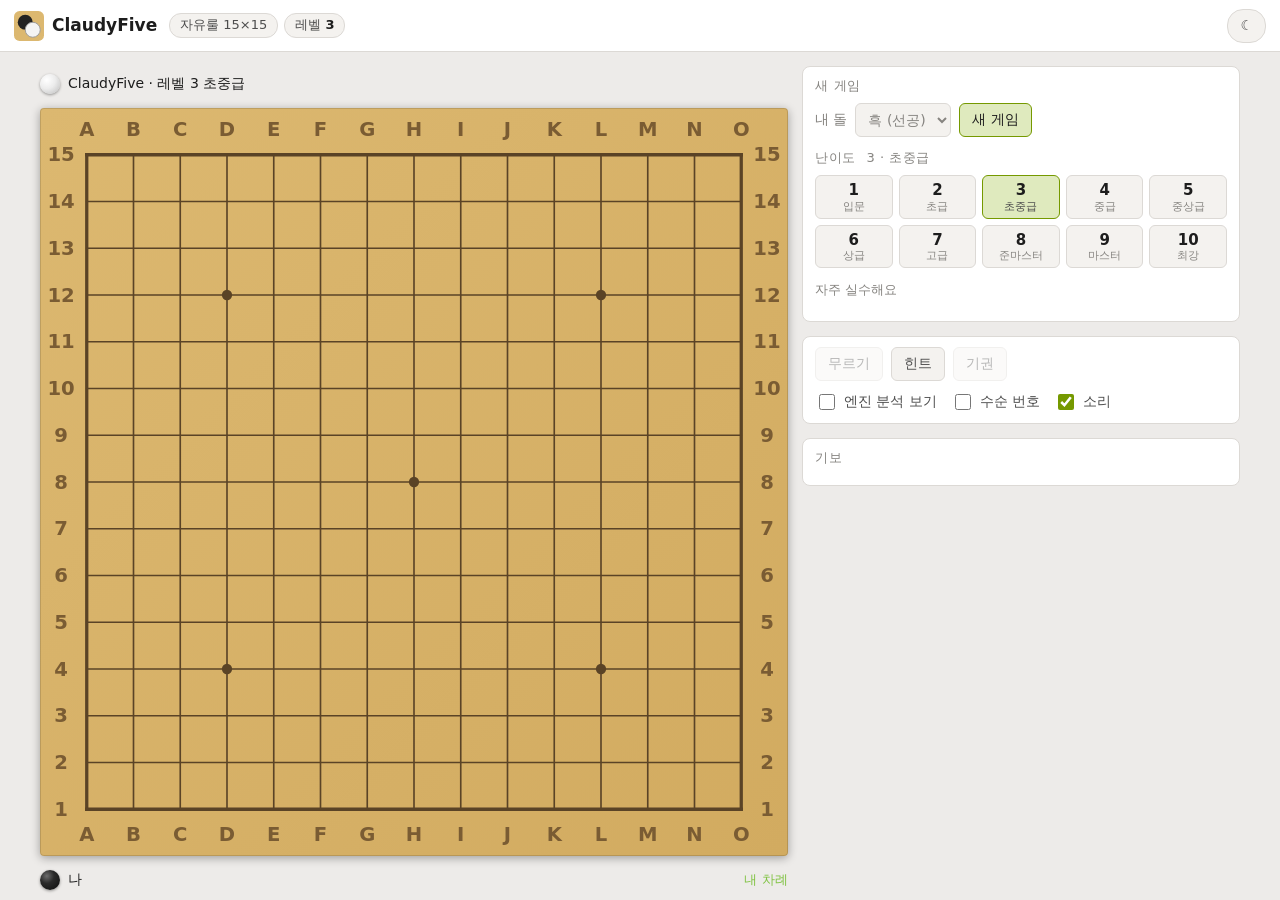
<file: claudy-hub/apps/five/index.html>
<!doctype html>
<html lang="ko">
<head>
<meta charset="utf-8">
<meta name="viewport" content="width=device-width, initial-scale=1, viewport-fit=cover">
<meta name="theme-color" content="#161512">
<title>ClaudyFive · 오목</title>
<link rel="icon" href="data:image/svg+xml,%3Csvg xmlns='http://www.w3.org/2000/svg' viewBox='0 0 32 32'%3E%3Crect width='32' height='32' rx='6' fill='%23dcb870'/%3E%3Ccircle cx='12' cy='12' r='8' fill='%23222'/%3E%3Ccircle cx='20' cy='20' r='8' fill='%23f4f4f4' stroke='%23999'/%3E%3C/svg%3E">
<link rel="stylesheet" href="style.css">
</head>
<body>
<header id="top">
  <div class="brand">
    <svg viewBox="0 0 32 32" width="30" height="30" aria-hidden="true"><rect width="32" height="32" rx="6" fill="#dcb870"/><circle cx="12" cy="12" r="8" fill="#222"/><circle cx="20" cy="20" r="8" fill="#f4f4f4" stroke="#999"/></svg>
    <span>ClaudyFive</span>
  </div>
  <div id="chips">
    <span class="chip">자유룰 15×15</span>
    <span class="chip opt">레벨 <b id="chip-level">5</b></span>
  </div>
  <div class="spacer"></div>
  <button id="btn-theme" class="pill" title="밝은/어두운 테마">☀︎</button>
</header>

<main id="main">
  <div id="game">
    <div id="left">
      <div class="player" id="pl-top">
        <span class="stone-ico" id="top-ico"></span>
        <span class="name" id="top-name">ClaudyFive</span>
        <span class="status" id="top-status"></span>
      </div>
      <div class="board-row">
        <div class="evalbar" id="evalbar" hidden><div class="fill" id="evalfill"></div><span class="txt" id="evaltxt"></span></div>
        <div class="board" id="board">
          <svg id="grid" viewBox="0 0 16 16" preserveAspectRatio="none" aria-hidden="true"></svg>
          <div id="stones"></div>
          <div class="ghost" id="ghost" hidden></div>
          <div class="hintmark" id="hintmark" hidden></div>
          <div class="banner" id="banner" hidden><div id="banner-text"></div><button id="banner-new" class="primary">새 게임</button></div>
        </div>
      </div>
      <div class="player" id="pl-bot">
        <span class="stone-ico" id="bot-ico"></span>
        <span class="name" id="bot-name">나</span>
        <span class="status" id="bot-status"></span>
      </div>
    </div>

    <div id="right">
      <section class="panel" id="p-new">
        <h3>새 게임</h3>
        <div class="formrow">
          <label>내 돌
            <select id="sel-color">
              <option value="black">흑 (선공)</option>
              <option value="white">백 (후공)</option>
              <option value="random">무작위</option>
            </select>
          </label>
          <button id="btn-new" class="primary">새 게임</button>
        </div>
        <h3 class="sub">난이도 <span class="dim" id="lvl-name"></span></h3>
        <div id="levels" role="radiogroup" aria-label="난이도"></div>
        <p class="dim small" id="lvl-info"></p>
      </section>

      <section class="panel" id="p-actions">
        <div class="controls">
          <button id="btn-undo" title="한 수 무르기 (U)">무르기</button>
          <button id="btn-hint" title="엔진이 추천수를 알려줘요 (H)">힌트</button>
          <button id="btn-resign" class="danger">기권</button>
        </div>
        <div class="toggles">
          <label><input type="checkbox" id="opt-analysis"> 엔진 분석 보기</label>
          <label><input type="checkbox" id="opt-numbers"> 수순 번호</label>
          <label><input type="checkbox" id="opt-sound" checked> 소리</label>
        </div>
      </section>

      <section class="panel" id="p-engine" hidden>
        <h3>엔진 분석</h3>
        <div id="eng-summary">
          <span class="big num" id="eng-eval">–</span>
          <span class="kv">깊이 <b class="num" id="eng-depth">–</b></span>
          <span class="kv">노드 <b class="num" id="eng-nodes">–</b></span>
          <span class="kv">속도 <b class="num" id="eng-nps">–</b></span>
          <span class="kv">시간 <b class="num" id="eng-time">–</b></span>
        </div>
        <div class="pv" id="eng-pv"></div>
      </section>

      <section class="panel" id="p-moves">
        <h3>기보 <span class="dim" id="mv-count"></span></h3>
        <div id="moves"></div>
      </section>
    </div>
  </div>
</main>

<script src="engine.js"></script>
<script src="app.js"></script>
</body>
</html>
</file>
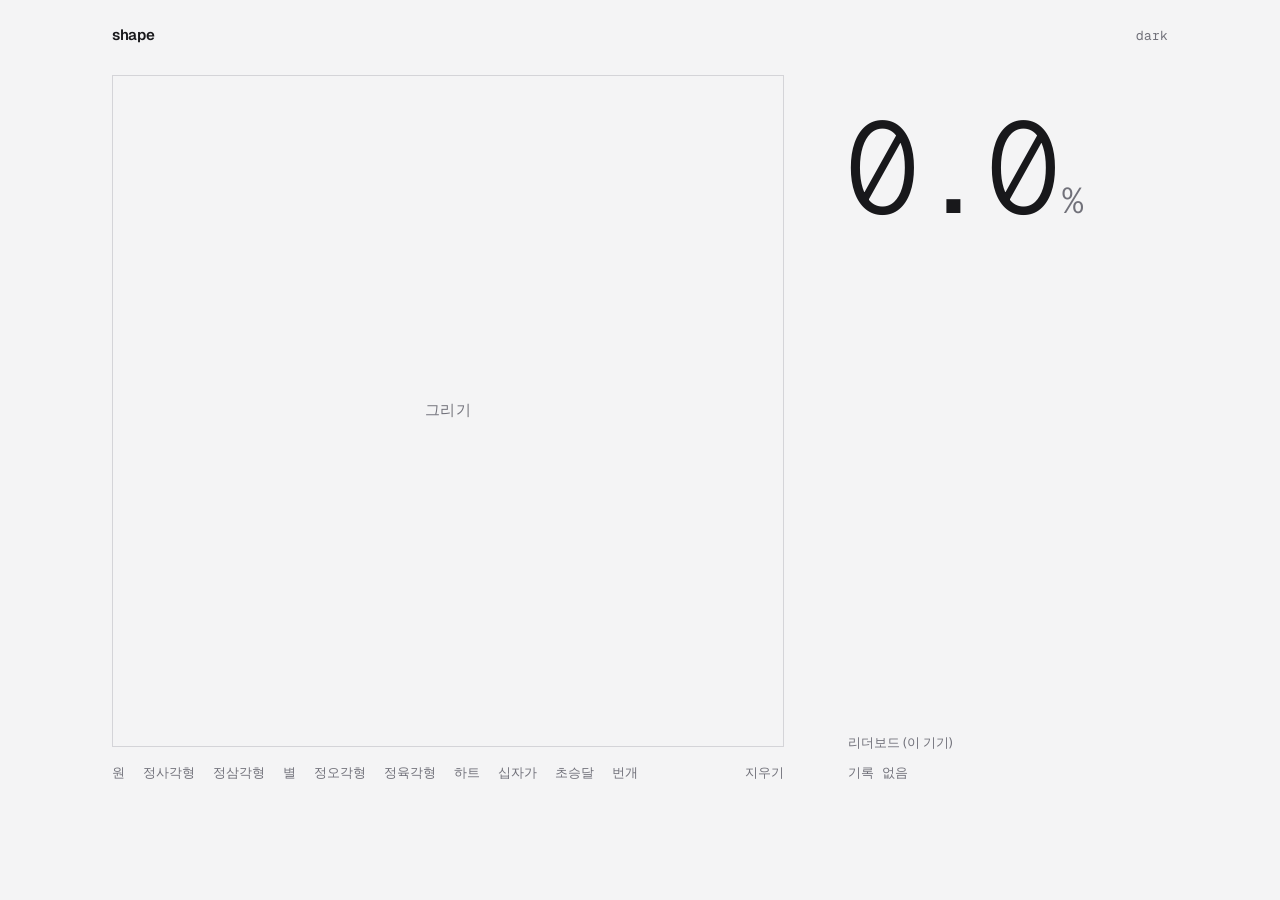
<file: claudy-hub/apps/shape/index.html>
<!doctype html>
<html lang="ko">
<head>
<meta charset="utf-8">
<meta name="viewport" content="width=device-width,initial-scale=1">
<title>shape</title>
<link rel="preconnect" href="https://fonts.googleapis.com">
<link href="https://fonts.googleapis.com/css2?family=Geist:wght@300;400;500;600&family=Geist+Mono:wght@300;400;500&display=swap" rel="stylesheet">
<style>
:root{--bg:#f4f4f5;--fg:#18181b;--mut:#71717a;--line:#d4d4d8;--acc:#d9420f;--ink:#18181b}
:root[data-theme=dark]{--bg:#0e0e10;--fg:#ececee;--mut:#797982;--line:#2a2a2f;--acc:#ff6a3d;--ink:#ececee}
*{box-sizing:border-box;margin:0;padding:0}
body{background:var(--bg);color:var(--fg);font:15px/1.5 "Geist","Pretendard","Malgun Gothic",system-ui,sans-serif;min-height:100dvh;transition:background .25s,color .25s}
button,input{font:inherit;color:inherit;background:none;border:0;border-radius:0;outline:none}
button{cursor:pointer}
.app{max-width:1120px;margin:0 auto;padding:24px 32px 32px;display:grid;grid-template-columns:minmax(0,1fr) 320px;grid-template-rows:auto 1fr;column-gap:64px}
header{grid-column:1/-1;display:flex;justify-content:space-between;align-items:baseline;margin-bottom:28px}
.logo{font-weight:600;letter-spacing:-.02em}
.mono{font-family:"Geist Mono",ui-monospace,Consolas,monospace}
#theme{color:var(--mut);font-size:13px;transition:color .2s}
#theme:hover{color:var(--fg)}
.left{min-width:0}
.pad{position:relative;width:min(100%,calc(100dvh - 190px));aspect-ratio:1;border:1px solid var(--line);transition:border-color .25s}
canvas{position:absolute;inset:0;width:100%;height:100%;touch-action:none;cursor:crosshair}
.hint{position:absolute;inset:0;display:grid;place-items:center;color:var(--mut);pointer-events:none;transition:opacity .3s;letter-spacing:.02em}
.shapes{display:flex;flex-wrap:wrap;gap:4px 18px;margin-top:16px;font-size:13px;color:var(--mut)}
.shapes span{transition:color .3s}
.shapes span.on{color:var(--acc)}
.shapes button{margin-left:auto;color:var(--mut);transition:color .2s}
.shapes button:hover{color:var(--fg)}
.right{display:flex;flex-direction:column;padding-top:2px;min-width:0}
.name{color:var(--mut);height:24px}
.big{font-weight:300;font-size:clamp(84px,10vw,128px);line-height:.95;letter-spacing:-.05em;font-variant-numeric:tabular-nums;margin:6px 0 4px -4px;white-space:nowrap}
.big small{font-size:.28em;letter-spacing:0;color:var(--mut);margin-left:6px}
.big.hit{color:var(--acc)}
.sub{color:var(--mut);font-size:13px;height:20px}
form{margin-top:22px;display:flex;align-items:flex-end;gap:16px;opacity:0;pointer-events:none;transition:opacity .3s}
form.on{opacity:1;pointer-events:auto}
label{display:block;font-size:12px;color:var(--mut);margin-bottom:2px}
.f{flex:1;min-width:0}
input{width:100%;padding:6px 0;border-bottom:1px solid var(--line);transition:border-color .2s}
input:focus{border-color:var(--acc)}
.go{color:var(--acc);font-weight:500;padding:6px 0}
.skip{color:var(--mut);padding:6px 0;font-size:13px}
.go:hover,.skip:hover{text-decoration:underline;text-underline-offset:4px}
.lb{margin-top:auto;padding-top:40px}
.lb h3{font-weight:400;font-size:13px;color:var(--mut);margin-bottom:10px}
.row{display:grid;grid-template-columns:22px 1fr auto 52px;gap:10px;align-items:baseline;padding:5px 0;font-size:14px}
.row .rk{color:var(--mut);font-size:12px}
.row .nm{overflow:hidden;text-overflow:ellipsis;white-space:nowrap}
.row .sh{color:var(--mut);font-size:13px}
.row .pc{text-align:right}
.row:first-child .pc,.row:first-child .rk{color:var(--acc)}
.row.new{animation:fl 2s}
@keyframes fl{0%,50%{background:color-mix(in srgb,var(--acc) 16%,transparent)}}
.empty{color:var(--mut);font-size:13px}
@media(max-width:820px){.app{grid-template-columns:1fr;padding:16px}.pad{width:100%}.big{font-size:84px}.lb{padding-top:28px}}
@media(prefers-reduced-motion:reduce){*{transition:none!important;animation:none!important}}
</style>
</head>
<body>
<div class="app">
  <header>
    <div class="logo">shape</div>
    <button id="theme" class="mono"></button>
  </header>
  <div class="left">
    <div class="pad">
      <canvas id="cv"></canvas>
      <div class="hint" id="hint">그리기</div>
    </div>
    <div class="shapes" id="shapes"></div>
  </div>
  <div class="right">
    <div class="name" id="rn"></div>
    <div class="big mono" id="big"><span id="pct">0.0</span><small>%</small></div>
    <div class="sub" id="rs"></div>
    <form id="form" autocomplete="off">
      <div class="f"><label for="nick">닉네임</label><input id="nick" maxlength="12"></div>
      <button class="go" type="submit">저장</button>
      <button class="skip" type="button" id="skip">건너뛰기</button>
    </form>
    <div class="lb"><h3>리더보드 (이 기기)</h3><div id="board" class="mono"></div></div>
  </div>
</div>
<script src="core.js"></script>
<script>
const $=s=>document.querySelector(s),cv=$('#cv'),cx=cv.getContext('2d'),B=480;
let strokes=[],timer,rid=null,cur=null,fit=null,fp=1,busy=false,last=0;
const root=document.documentElement,css=v=>getComputedStyle(root).getPropertyValue(v).trim();
const calm=matchMedia('(prefers-reduced-motion:reduce)').matches;
function setTheme(t){root.dataset.theme=t;$('#theme').textContent=t==='dark'?'light':'dark';try{localStorage.theme=t}catch{}redraw()}
let saved;try{saved=localStorage.theme}catch{}
setTheme(saved||(matchMedia('(prefers-color-scheme:dark)').matches?'dark':'light'));
$('#theme').onclick=()=>setTheme(root.dataset.theme==='dark'?'light':'dark');

let pw=0;
function size(){const d=devicePixelRatio||1,w=cv.clientWidth;if(pw&&pw!==w)strokes=strokes.map(s=>s.map(p=>[p[0]*w/pw,p[1]*w/pw]));pw=w;cv.width=cv.height=Math.round(w*d);cx.setTransform(d,0,0,d,0,0);redraw()}
addEventListener('resize',size);
function path(p,n){const m=n??p.length;cx.beginPath();cx.moveTo(p[0][0],p[0][1]);
  for(let i=1;i<m-1;i++){const a=p[i],b=p[i+1];cx.quadraticCurveTo(a[0],a[1],(a[0]+b[0])/2,(a[1]+b[1])/2)}
  if(m>1)cx.lineTo(p[m-1][0],p[m-1][1]);cx.stroke()}
function redraw(){const w=cv.clientWidth;cx.clearRect(0,0,w,w);cx.lineCap=cx.lineJoin='round';
  cx.lineWidth=3.5;cx.strokeStyle=css('--ink');strokes.forEach(s=>s.length>1&&path(s));
  if(fit){const k=w/B;cx.strokeStyle=css('--acc');cx.lineWidth=2;path(fit.map(p=>[p[0]*k,p[1]*k]),Math.max(2,Math.floor(fit.length*fp)))}}
function mark(i){document.querySelectorAll('#shapes span').forEach((c,j)=>c.classList.toggle('on',j===i))}
function reset(){clearTimeout(timer);strokes=[];fit=null;cur=rid=null;fp=1;redraw();$('#hint').style.opacity=1;$('#form').classList.remove('on');
  $('#rn').textContent='';$('#rs').textContent='';$('#pct').textContent='0.0';$('#big').classList.remove('hit');mark(-1)}

const pt=e=>{const r=cv.getBoundingClientRect();return[e.clientX-r.left,e.clientY-r.top]};
cv.onpointerdown=e=>{if(busy)return;if(fit||cur)reset();clearTimeout(timer);cv.setPointerCapture(e.pointerId);strokes.push([pt(e)]);$('#hint').style.opacity=0};
cv.onpointermove=e=>{if(!(e.buttons&1)||busy||!strokes.length)return;strokes.at(-1).push(pt(e));redraw()};
cv.onpointerup=()=>{if(strokes.length&&!busy)timer=setTimeout(go,600)};
addEventListener('keydown',e=>{if(e.key==='Escape')reset()});

function ease(f,ms){if(calm)return f(1);const t0=performance.now();(function s(t){const p=Math.min(1,(t-t0)/ms);f(1-Math.pow(1-p,3));if(p<1)requestAnimationFrame(s)})(t0)}
async function go(){
  const k=B/cv.clientWidth;busy=true;$('#rn').textContent='분석 중';
  await new Promise(r=>setTimeout(r,30));
  let r;try{r=Shape.recognize(strokes.map(s=>s.map(p=>[p[0]*k,p[1]*k])))}catch{r={error:'err'}}
  busy=false;
  if(r.error){reset();$('#rs').textContent=r.error==='short'?'조금 더 크게 그려주세요':'오류가 발생했어요';return}
  cur=r;fit=r.fit.map(p=>[p[0],p[1]]);last=r.pct;mark(r.idx);$('#rn').textContent=r.name;$('#rs').textContent='CNN '+r.conf+'%';$('#big').classList.add('hit');
  ease(p=>{fp=p;redraw();$('#pct').textContent=(r.pct*p).toFixed(1)},900);
  $('#form').classList.add('on');$('#nick').value='';$('#nick').focus({preventScroll:true})}

// leaderboard: stored on this device only (GitHub Pages has no backend)
const KEY='shape-board';let mem=[];
const load=()=>{try{return JSON.parse(localStorage[KEY]||'[]')}catch{return mem}};
const store=b=>{mem=b;try{localStorage[KEY]=JSON.stringify(b)}catch{}};
function render(b,mine){const el=$('#board');el.innerHTML=b.length?'':'<div class="empty">기록 없음</div>';
  b.forEach((e,i)=>{const d=document.createElement('div');d.className='row'+(i===mine?' new':'');
    d.innerHTML=`<span class="rk">${i+1}</span><span class="nm"></span><span class="sh">${e.shape}</span><span class="pc">${e.pct.toFixed(1)}</span>`;
    d.querySelector('.nm').textContent=e.name;el.append(d)})}
$('#form').onsubmit=e=>{e.preventDefault();const n=$('#nick').value.trim().slice(0,12);if(!n||!cur)return;
  const all=load();all.push({name:n,shape:cur.name,pct:cur.pct});all.sort((a,b)=>b.pct-a.pct);store(all.slice(0,100));
  const b=all.slice(0,10),mine=b.findIndex(x=>x.name===n&&x.pct===cur.pct);cur=null;
  $('#form').classList.remove('on');$('#rs').textContent='저장됨';render(b,mine)};
$('#skip').onclick=reset;

$('#shapes').innerHTML=Shape.NAMES.map(x=>`<span>${x}</span>`).join('')+'<button id="clr">지우기</button>';$('#clr').onclick=reset;
render(load().slice(0,10));
Shape.load().catch(()=>{$('#rs').textContent='모델을 불러오지 못했어요'});
size();
</script>
</body>
</html>
</file>
<file: claudy-hub/apps/five/style.css>
/* ClaudyFive GUI - same palette / chrome as the ClaudyBot dashboard. */
:root {
  --bg: #161512;
  --panel: #262421;
  --panel2: #2f2c29;
  --line: #3a3733;
  --text: #bababa;
  --strong: #e6e4e1;
  --dim: #8a8784;
  --accent: #3692e7;
  --green: #759900;
  --green-bg: #3b4a14;
  --red: #cc3333;
  --yellow: #d59120;
  --board: #dcb870;
  --board2: #d2ab60;
  --grid: #5a4326;
  --last: #9bc700;
  --header-h: 52px;
  font-synthesis: none;
  color-scheme: dark;
}
@media (prefers-color-scheme: light) {
  :root:not([data-theme="dark"]) {
    --bg: #edebe9; --panel: #ffffff; --panel2: #f4f2ef; --line: #dcd9d5;
    --text: #4d4d4d; --strong: #1d1d1d; --dim: #868480; --green-bg: #dfeabe;
    color-scheme: light;
  }
}
:root[data-theme="light"] {
  --bg: #edebe9; --panel: #ffffff; --panel2: #f4f2ef; --line: #dcd9d5;
  --text: #4d4d4d; --strong: #1d1d1d; --dim: #868480; --green-bg: #dfeabe;
  color-scheme: light;
}

* { box-sizing: border-box; }
html, body { height: 100%; margin: 0; }
body {
  background: var(--bg);
  color: var(--text);
  font: 14px/1.4 system-ui, -apple-system, "Segoe UI", Roboto, "Noto Sans KR", "Malgun Gothic", sans-serif;
  display: flex; flex-direction: column; height: 100dvh; overflow: hidden;
  -webkit-tap-highlight-color: transparent;
}
button, input, select { font: inherit; color: inherit; }
button {
  background: var(--panel2); border: 1px solid var(--line); border-radius: 6px;
  padding: 6px 12px; cursor: pointer; min-height: 34px;
}
button:hover { border-color: var(--dim); }
button:active { transform: translateY(1px); }
button:disabled { opacity: .4; cursor: default; transform: none; border-color: var(--line); }
button.primary { border-color: var(--green); background: var(--green-bg); color: var(--strong); }
button.danger:hover { border-color: var(--red); color: #ff8a8a; }
select {
  background: var(--panel2); border: 1px solid var(--line); border-radius: 6px; padding: 5px 8px; min-height: 34px;
}
.dim { color: var(--dim); }
.small { font-size: 12.5px; }
.num { font-variant-numeric: tabular-nums; }

/* ---- header ---------------------------------------------------------------------------- */
#top {
  height: var(--header-h); flex: none; display: flex; align-items: center; gap: 12px; padding: 0 14px;
  background: var(--panel); border-bottom: 1px solid var(--line);
}
.brand { display: flex; align-items: center; gap: 8px; color: var(--strong); font-weight: 600; font-size: 17px; }
#chips { display: flex; gap: 6px; white-space: nowrap; }
.chip { background: var(--panel2); border: 1px solid var(--line); border-radius: 12px; padding: 2px 10px; font-size: 13px; }
.chip b { color: var(--strong); font-weight: 600; }
.spacer { flex: 1; }
.pill { border-radius: 16px; padding: 4px 12px; }

/* ---- layout ---------------------------------------------------------------------------- */
#main { flex: 1; min-height: 0; overflow: auto; padding: 14px; }
#game {
  display: grid; grid-template-columns: var(--bsize) minmax(0, 1fr); gap: 14px; align-items: start;
  --bsize: min(calc(100dvh - var(--header-h) - 28px - 2 * 42px - 12px + 24px), 62vw);
  max-width: 1200px; margin: 0 auto;
}
#left { display: flex; flex-direction: column; gap: 6px; min-width: 0; position: sticky; top: 0; }
#right { display: flex; flex-direction: column; gap: 14px; min-width: 0; }
.panel { background: var(--panel); border: 1px solid var(--line); border-radius: 8px; padding: 10px 12px; min-width: 0; }
.panel[hidden] { display: none; }
.panel h3 { margin: 0 0 8px; font-size: 13px; font-weight: 600; letter-spacing: .04em; color: var(--dim); }
.panel h3.sub { margin-top: 12px; }
.panel h3 .dim { font-weight: 400; margin-left: 6px; }
.formrow { display: flex; flex-wrap: wrap; gap: 8px; align-items: center; }
.formrow label { display: flex; align-items: center; gap: 8px; color: var(--dim); }
.controls { display: flex; gap: 8px; flex-wrap: wrap; }
.toggles { display: flex; gap: 14px; flex-wrap: wrap; margin-top: 10px; }
.toggles label { display: flex; align-items: center; gap: 6px; cursor: pointer; user-select: none; }
input[type=checkbox] { accent-color: var(--green); width: 16px; height: 16px; }

/* players */
.player { display: flex; align-items: center; gap: 8px; min-height: 36px; min-width: 0; }
.player .name { flex: 1; min-width: 0; white-space: nowrap; overflow: hidden; text-overflow: ellipsis; color: var(--strong); }
.player .status { color: var(--dim); font-size: 13px; white-space: nowrap; font-variant-numeric: tabular-nums; }
.player.turn .status { color: #7fc241; font-weight: 600; }
.stone-ico {
  width: 20px; height: 20px; border-radius: 50%; flex: none; box-shadow: 0 1px 3px #0006;
}
.stone-ico.b, .stone.b { background: radial-gradient(circle at 34% 30%, #6d6d6d 0%, #2a2a2a 38%, #0c0c0c 100%); }
.stone-ico.w, .stone.w { background: radial-gradient(circle at 34% 30%, #ffffff 0%, #ececec 45%, #bcbcbc 100%); }

/* ---- board ----------------------------------------------------------------------------- */
.board-row { display: flex; align-items: stretch; gap: 8px; }
.board {
  position: relative; flex: 1; min-width: 0; aspect-ratio: 1; border-radius: 4px; overflow: hidden;
  background: linear-gradient(135deg, var(--board) 0%, var(--board2) 100%);
  box-shadow: 0 2px 10px #0005, inset 0 0 0 1px #0002;
  user-select: none; touch-action: manipulation; container-type: inline-size; cursor: pointer;
}
.board.locked { cursor: default; }
#grid { position: absolute; inset: 0; width: 100%; height: 100%; }
#grid line { stroke: var(--grid); stroke-width: .035; stroke-linecap: square; }
#grid .edge { stroke-width: .07; }
#grid text { fill: #7a5c33; font: 600 .42px system-ui, sans-serif; text-anchor: middle; dominant-baseline: central; }
#grid .star { fill: var(--grid); }
#grid .winline { stroke: #d33; stroke-width: .12; stroke-linecap: round; opacity: .85; }

#stones { position: absolute; inset: 0; pointer-events: none; }
.stone {
  position: absolute; width: 5.7%; height: 5.7%; border-radius: 50%; transform: translate(-50%, -50%);
  box-shadow: 0 .35cqw .7cqw #0006, inset 0 0 0 1px #0003;
  display: grid; place-items: center; font-weight: 700; font-size: 2.6cqw; line-height: 1;
}
.stone.b { color: #eee; }
.stone.w { color: #222; }
.stone.new { animation: drop .16s cubic-bezier(.2, .9, .3, 1.2); }
@keyframes drop { from { transform: translate(-50%, -50%) scale(1.35); opacity: .2; } to { transform: translate(-50%, -50%) scale(1); opacity: 1; } }
.stone .num { display: none; }
body.numbers .stone .num { display: block; }
.stone.last::after {
  content: ""; position: absolute; width: 28%; height: 28%; border-radius: 50%;
  background: var(--last); box-shadow: 0 0 0 1px #0004;
}
body.numbers .stone.last::after { display: none; }
body.numbers .stone.last .num { color: var(--last); }
.stone.win { box-shadow: 0 0 0 .5cqw #d33c, 0 .35cqw .7cqw #0006; }
.ghost {
  position: absolute; width: 5.7%; height: 5.7%; border-radius: 50%; transform: translate(-50%, -50%);
  opacity: .45; pointer-events: none;
}
.hintmark {
  position: absolute; width: 6.6%; height: 6.6%; border-radius: 50%; transform: translate(-50%, -50%);
  border: .5cqw solid #3692e7; pointer-events: none; animation: pulse 1.1s ease-in-out infinite;
}
@keyframes pulse { 50% { transform: translate(-50%, -50%) scale(1.15); opacity: .55; } }
.banner {
  position: absolute; left: 50%; bottom: 3%; transform: translateX(-50%); z-index: 5;
  background: rgba(22, 21, 18, .92); color: #fff; border-radius: 999px; padding: .35em .5em .35em 1.1em;
  font-weight: 700; font-size: clamp(13px, 3.6cqw, 20px); white-space: nowrap; display: flex; gap: .8em; align-items: center;
  box-shadow: 0 2px 10px #0008;
}
.banner[hidden] { display: none; }
.banner button { font-size: 14px; }

/* evaluation bar (as in ClaudyBot): white share fills from the bottom */
.evalbar { position: relative; width: 16px; flex: none; border-radius: 3px; overflow: hidden; background: #403d39; }
.evalbar[hidden] { display: none; }
.evalbar .fill { position: absolute; left: 0; right: 0; bottom: 0; height: 50%; background: #f2f2f2; transition: height .4s ease; }
.evalbar::after { content: ""; position: absolute; left: 0; right: 0; top: 50%; border-top: 1px solid #d85000aa; }
.evalbar .txt {
  position: absolute; left: 0; right: 0; bottom: 3px; font-size: 9px; text-align: center; font-weight: 700;
  color: #403d39; writing-mode: vertical-rl; transform: rotate(180deg); z-index: 1;
}

/* ---- levels ---------------------------------------------------------------------------- */
#levels { display: grid; grid-template-columns: repeat(5, 1fr); gap: 6px; }
#levels button { padding: 6px 0; min-height: 40px; display: flex; flex-direction: column; align-items: center; line-height: 1.15; }
#levels button b { font-size: 15px; color: var(--strong); }
#levels button span { font-size: 10.5px; color: var(--dim); }
#levels button.on { border-color: var(--green); background: var(--green-bg); }
#levels button.on span { color: var(--text); }

/* ---- engine panel, moves --------------------------------------------------------------- */
#eng-summary { display: flex; flex-wrap: wrap; gap: 4px 18px; align-items: baseline; margin-bottom: 6px; }
#eng-summary .big { font-size: 22px; font-weight: 700; color: var(--strong); min-width: 4.5em; }
.kv { color: var(--dim); } .kv b { color: var(--text); font-weight: 600; }
.pv { font-variant-numeric: tabular-nums; color: var(--text); word-spacing: .3em; min-height: 1.4em; }
.pv i { font-style: normal; color: var(--dim); margin-right: .15em; }
#moves {
  max-height: 260px; overflow-y: auto; display: grid; grid-template-columns: 2.6em 1fr 1fr; font-variant-numeric: tabular-nums;
}
#moves div { padding: 2px 6px; white-space: nowrap; }
#moves .n { color: var(--dim); background: var(--panel2); text-align: right; }
#moves .m.cur { background: #3692e733; color: var(--strong); border-radius: 3px; }

/* ---- narrow screens -------------------------------------------------------------------- */
@media (max-width: 900px) {
  #game { grid-template-columns: minmax(0, 1fr); --bsize: 100%; }
  #left { position: static; width: min(100%, calc(100dvh - var(--header-h) - 150px)); margin: 0 auto; }
  #main { padding: 10px; }
  #chips .chip.opt { display: none; }
}
@media (max-width: 420px) {
  #levels { grid-template-columns: repeat(5, 1fr); }
  #levels button span { display: none; }
}
@media (prefers-reduced-motion: reduce) {
  .stone.new, .hintmark { animation: none; }
  .evalbar .fill { transition: none; }
}
</file>
